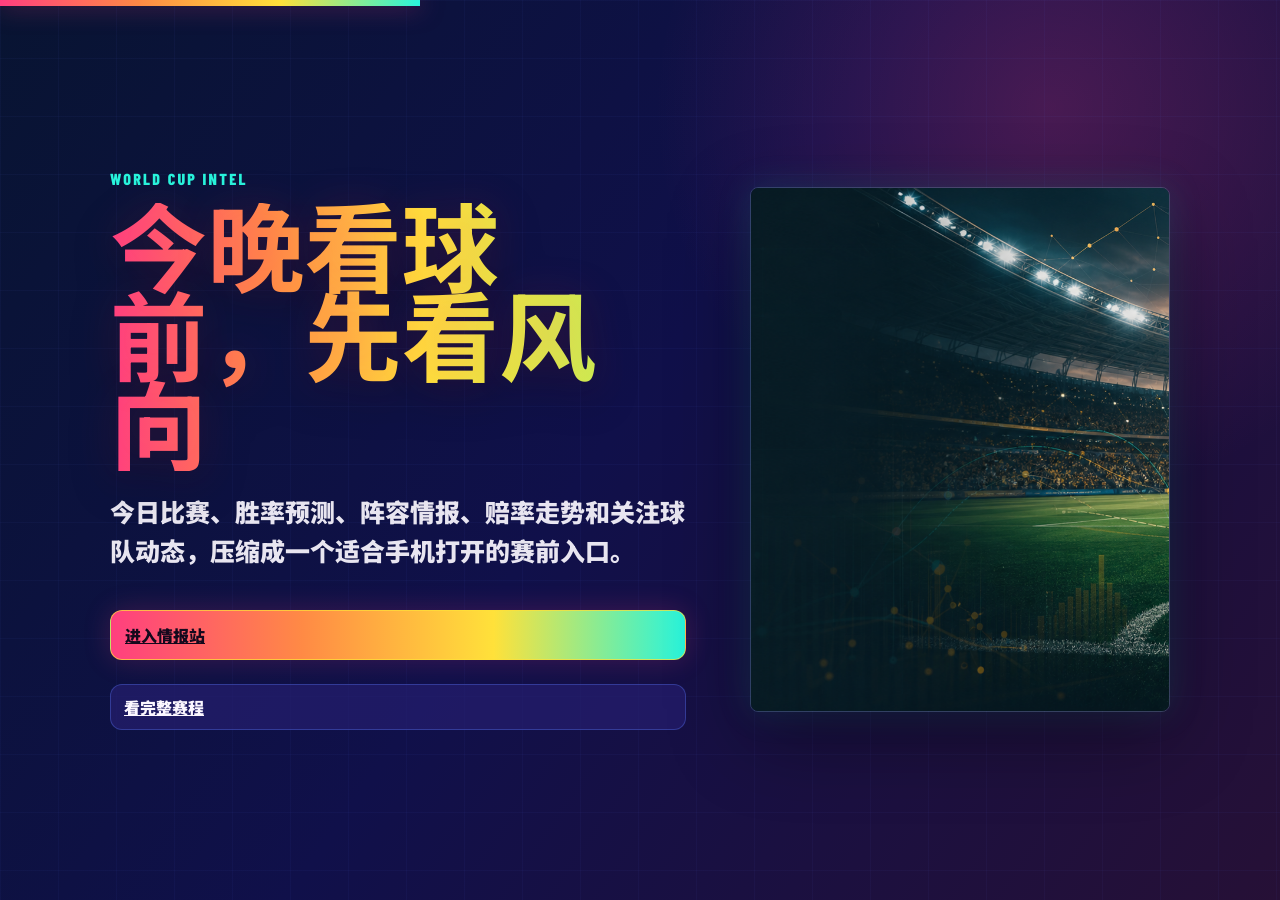
<file: share.html>
<!doctype html>
<html lang="zh-CN">
  <head>
    <meta charset="utf-8" />
    <meta name="viewport" content="width=device-width, initial-scale=1" />
    <title>赛前风暴 | 今日世界杯情报入口</title>
    <meta name="description" content="今日比赛、阵容情报、赔率走势和胜率预测，一页看懂世界杯赛前风向。" />
    <meta property="og:title" content="赛前风暴 | 今日世界杯情报入口" />
    <meta property="og:description" content="赛程、阵容、伤停、盘口、舆情和胜率预测，一页看懂今日世界杯。" />
    <meta property="og:type" content="website" />
    <meta property="og:image" content="assets/world-cup-hero.png" />
    <meta name="twitter:card" content="summary_large_image" />
    <meta name="twitter:title" content="赛前风暴 | 今日世界杯情报入口" />
    <meta name="twitter:description" content="赛程、阵容、赔率走势和胜率预测，一页看懂今日世界杯。" />
    <meta name="twitter:image" content="assets/world-cup-hero.png" />
    <link rel="preconnect" href="https://fonts.googleapis.com" />
    <link rel="preconnect" href="https://fonts.gstatic.com" crossorigin />
    <link href="https://fonts.googleapis.com/css2?family=Barlow+Condensed:wght@600;700;800;900&family=Noto+Sans+SC:wght@500;700;900&display=swap" rel="stylesheet" />
    <link rel="stylesheet" href="styles.css" />
  </head>
  <body class="share-page">
    <main class="share-shell">
      <section class="share-hero">
        <div>
          <p class="eyebrow">WORLD CUP INTEL</p>
          <h1>今晚看球前，先看风向</h1>
          <p class="lede">今日比赛、胜率预测、阵容情报、赔率走势和关注球队动态，压缩成一个适合手机打开的赛前入口。</p>
          <div class="share-actions">
            <a class="primary-button" href="index.html">进入情报站</a>
            <a class="secondary-button" href="index.html#matches">看完整赛程</a>
          </div>
        </div>
        <img src="assets/world-cup-hero.png" alt="世界杯赛前情报视觉封面" />
      </section>
    </main>
  </body>
</html>
</file>
<file: styles.css>
:root {
  --ink: #fbf7ff;
  --muted: #8f91c4;
  --paper: #090720;
  --panel: rgba(29, 25, 86, 0.78);
  --panel-strong: rgba(34, 28, 103, 0.94);
  --line: rgba(106, 91, 214, 0.34);
  --line-strong: rgba(255, 55, 128, 0.56);
  --teal: #28f4dc;
  --teal-2: #18bfb4;
  --gold: #ffe13a;
  --coral: #ff3f7f;
  --blue: #5d7dff;
  --orange: #ff8a45;
  --lime: #b7f35a;
  --olive: #a9c75d;
  --soft: rgba(40, 244, 220, 0.1);
  --field: rgba(15, 15, 52, 0.92);
  --shadow: 0 24px 72px rgba(0, 0, 0, 0.38);
  --glow: 0 0 34px rgba(255, 63, 127, 0.2), 0 0 28px rgba(40, 244, 220, 0.12);
  --display-font: "Barlow Condensed", "Arial Narrow", "Bahnschrift", "Noto Sans SC", sans-serif;
  --sport-font: "Noto Sans SC", "Microsoft YaHei", "PingFang SC", "Segoe UI", Arial, sans-serif;
}

* {
  box-sizing: border-box;
}

body {
  margin: 0;
  color: var(--ink);
  background:
    linear-gradient(rgba(93, 125, 255, 0.045) 1px, transparent 1px),
    linear-gradient(90deg, rgba(93, 125, 255, 0.045) 1px, transparent 1px),
    radial-gradient(circle at 86% 10%, rgba(255, 63, 127, 0.22), transparent 26%),
    radial-gradient(circle at 14% 88%, rgba(40, 244, 220, 0.13), transparent 26%),
    linear-gradient(125deg, #081432 0%, #10104a 44%, #261036 100%);
  background-size: 58px 58px, 58px 58px, auto, auto, auto;
  font-family: var(--sport-font);
  text-rendering: geometricPrecision;
}

body::before {
  content: "";
  position: fixed;
  top: 0;
  left: 0;
  z-index: 50;
  width: min(420px, 42vw);
  height: 6px;
  background: linear-gradient(90deg, var(--coral), var(--orange), var(--gold), var(--teal));
  box-shadow: 0 0 24px rgba(255, 63, 127, 0.52);
  pointer-events: none;
}

button,
input,
select,
textarea {
  font: inherit;
}

button {
  cursor: pointer;
}

.hero {
  position: relative;
  min-height: 68vh;
  padding: 24px clamp(18px, 4vw, 56px) 46px;
  color: #f9fbf8;
  background:
    radial-gradient(circle at 76% 18%, rgba(255, 63, 127, 0.22), transparent 30%),
    radial-gradient(circle at 18% 82%, rgba(40, 244, 220, 0.12), transparent 26%),
    linear-gradient(125deg, rgba(8, 14, 48, 0.96) 0%, rgba(16, 16, 74, 0.9) 46%, rgba(42, 15, 57, 0.92) 100%);
  background-position: center;
  background-size: cover;
  overflow: hidden;
}

.hero-3d,
.match-3d {
  position: absolute;
  inset: 0;
  z-index: 0;
  pointer-events: none;
}

.hero-3d {
  transform: translateX(18%);
  opacity: 0.58;
}

.hero-3d canvas,
.match-3d canvas {
  position: absolute;
  inset: 0;
  width: 100%;
  height: 100%;
  pointer-events: auto;
  touch-action: none;
}

.hero-3d span,
.match-3d span,
.tactical-mode {
  position: absolute;
  right: clamp(18px, 4vw, 56px);
  bottom: 22px;
  z-index: 1;
  padding: 8px 11px;
  border: 1px solid rgba(136, 230, 218, 0.22);
  border-radius: 999px;
  color: rgba(249, 251, 248, 0.84);
  background:
    linear-gradient(90deg, rgba(40, 220, 200, 0.16), rgba(82, 168, 255, 0.08)),
    rgba(4, 14, 16, 0.5);
  font-size: 12px;
  font-weight: 800;
  backdrop-filter: blur(12px);
  box-shadow: 0 0 22px rgba(40, 220, 200, 0.13);
}

.tactical-mode {
  display: inline-flex;
  gap: 4px;
  padding: 6px;
}

.tactical-mode button {
  min-width: 54px;
  padding: 7px 10px;
  border: 1px solid rgba(136, 230, 218, 0.18);
  border-radius: 999px;
  color: rgba(249, 251, 248, 0.72);
  background: rgba(255, 255, 255, 0.04);
  font-size: 11px;
  font-weight: 900;
  letter-spacing: 0.04em;
}

.tactical-mode button.active {
  color: #031214;
  background: var(--teal);
  box-shadow: 0 0 18px rgba(40, 220, 200, 0.34);
}

.hero-3d.scene-unavailable,
.match-3d.scene-unavailable {
  display: none;
}

.hero::before {
  content: "";
  position: absolute;
  inset: 0;
  background:
    linear-gradient(115deg, transparent 0 39%, rgba(255, 63, 127, 0.28) 39.1% 39.35%, transparent 39.6%),
    linear-gradient(72deg, transparent 0 62%, rgba(40, 244, 220, 0.22) 62.1% 62.35%, transparent 62.7%),
    linear-gradient(rgba(93, 125, 255, 0.09) 1px, transparent 1px),
    linear-gradient(90deg, rgba(93, 125, 255, 0.09) 1px, transparent 1px);
  background-size: auto, auto, 86px 86px, 86px 86px;
  pointer-events: none;
}

.hero::after {
  content: "";
  position: absolute;
  left: 0;
  right: 0;
  bottom: 0;
  height: 120px;
  background: linear-gradient(180deg, transparent, var(--paper));
  pointer-events: none;
}

.topbar,
.hero-grid,
main,
footer {
  position: relative;
  z-index: 1;
  width: min(1220px, calc(100% - 32px));
  margin: 0 auto;
}

.topbar {
  display: flex;
  align-items: center;
  justify-content: space-between;
  gap: 16px;
  margin-bottom: 56px;
}

.brand {
  display: inline-flex;
  align-items: center;
  gap: 10px;
  font-family: var(--display-font);
  font-size: 18px;
  font-weight: 900;
  letter-spacing: 0.08em;
  text-transform: uppercase;
  color: #ffffff;
  text-decoration: none;
}

.brand::before {
  content: "";
  width: 11px;
  height: 11px;
  border-radius: 50%;
  background: var(--coral);
  box-shadow: 0 0 18px rgba(255, 63, 127, 0.88);
}

.source-note {
  padding: 8px 12px;
  border: 1px solid rgba(93, 125, 255, 0.34);
  border-radius: 999px;
  color: rgba(249, 251, 248, 0.8);
  background: rgba(12, 12, 46, 0.64);
  font-size: 14px;
}

.hero-grid {
  display: grid;
  grid-template-columns: minmax(0, 1fr);
  align-items: center;
  gap: clamp(24px, 6vw, 84px);
}

.hero-copy {
  position: relative;
  z-index: 2;
  min-width: 0;
  max-width: 760px;
  padding-left: clamp(4px, 1vw, 12px);
}

.eyebrow {
  margin: 0 0 14px;
  color: var(--teal);
  font-family: var(--display-font);
  font-weight: 800;
  letter-spacing: 0.14em;
  text-transform: uppercase;
}

h1 {
  max-width: 980px;
  margin: 0;
  font-family: var(--display-font);
  font-size: clamp(50px, 7.6vw, 116px);
  line-height: 0.92;
  letter-spacing: 0;
  text-transform: uppercase;
  background: linear-gradient(90deg, var(--coral) 0%, var(--orange) 28%, var(--gold) 56%, var(--lime) 100%);
  -webkit-background-clip: text;
  background-clip: text;
  color: transparent;
  text-shadow: 0 0 40px rgba(255, 63, 127, 0.14);
  filter: drop-shadow(0 12px 22px rgba(0, 0, 0, 0.34));
  overflow-wrap: break-word;
}

.lede {
  max-width: 690px;
  margin: 22px 0 0;
  color: rgba(251, 247, 255, 0.92);
  font-size: clamp(18px, 2vw, 25px);
  line-height: 1.55;
  font-weight: 900;
}

.live-board {
  position: relative;
  display: grid;
  gap: 14px;
  padding: 28px;
  border: 1px solid rgba(136, 230, 218, 0.42);
  border-radius: 8px;
  background:
    linear-gradient(145deg, rgba(8, 24, 50, 0.94), rgba(4, 11, 24, 0.76)),
    linear-gradient(rgba(255, 201, 79, 0.09) 1px, transparent 1px),
    linear-gradient(90deg, rgba(88, 169, 255, 0.09) 1px, transparent 1px);
  background-size: auto, 28px 28px, 28px 28px;
  box-shadow: var(--shadow), var(--glow);
  overflow: hidden;
}

.live-board,
.panel,
.controls,
.kpis article,
.score-orbit {
  animation: panelRise 0.72s ease both;
}

.panel,
.controls,
.featured-card,
.match-card,
.follow-row,
.mover-row,
.intel-item,
.player-card {
  transition: transform 0.18s ease, border-color 0.18s ease, box-shadow 0.18s ease, background 0.18s ease;
}

.featured-card:hover,
.match-card:hover,
.follow-row:hover,
.mover-row:hover,
.intel-item:hover,
.player-card:hover {
  transform: translateY(-2px);
  border-color: var(--line-strong);
  box-shadow: 0 16px 36px rgba(0, 0, 0, 0.26), 0 0 24px rgba(40, 220, 200, 0.1);
}

.primary-button,
.secondary-button,
.text-button,
.icon-button,
.tab-button,
.follow-button {
  transition: transform 0.16s ease, box-shadow 0.16s ease, border-color 0.16s ease, background 0.16s ease;
}

.primary-button:hover,
.secondary-button:hover,
.text-button:hover,
.icon-button:hover,
.tab-button:hover,
.follow-button:hover {
  transform: translateY(-1px);
  box-shadow: 0 10px 24px rgba(40, 220, 200, 0.14);
}

.bar-fill,
.confidence-row b,
.intel-item i {
  position: relative;
  overflow: hidden;
}

.bar-fill::after,
.confidence-row b::after,
.intel-item i::after {
  content: "";
  position: absolute;
  inset: 0;
  transform: translateX(-100%);
  background: linear-gradient(90deg, transparent, rgba(255, 255, 255, 0.38), transparent);
  animation: dataSheen 2.6s ease-in-out infinite;
}

@keyframes panelRise {
  from {
    opacity: 0;
    transform: translateY(10px);
  }
  to {
    opacity: 1;
    transform: translateY(0);
  }
}

@keyframes dataSheen {
  0%, 35% {
    transform: translateX(-110%);
  }
  72%, 100% {
    transform: translateX(120%);
  }
}

@media (prefers-reduced-motion: reduce) {
  *,
  *::before,
  *::after {
    animation-duration: 0.001ms !important;
    animation-iteration-count: 1 !important;
    scroll-behavior: auto !important;
    transition-duration: 0.001ms !important;
  }
}

.live-board::before {
  content: "";
  position: absolute;
  inset: 0;
  border-left: 4px solid var(--teal);
  pointer-events: none;
}

.signal-label,
.live-metrics {
  display: flex;
  align-items: center;
  justify-content: space-between;
  gap: 12px;
}

.signal-label span {
  color: var(--teal);
  font-size: 12px;
  font-weight: 900;
  letter-spacing: 0.08em;
}

.signal-label b {
  color: rgba(249, 251, 248, 0.72);
  font-size: 12px;
  font-weight: 800;
}

.live-board span,
.live-board small {
  color: rgba(249, 251, 248, 0.78);
}

.live-board strong {
  font-size: 54px;
  line-height: 1;
  color: #ffffff;
}

.signal-grid {
  display: grid;
  grid-template-columns: repeat(4, 1fr);
  gap: 7px;
  margin-top: 6px;
}

.signal-grid i {
  height: 5px;
  border-radius: 999px;
  background: var(--teal);
  box-shadow: 0 0 14px rgba(40, 220, 200, 0.52);
}

.signal-grid i:nth-child(2) {
  background: var(--blue);
}

.signal-grid i:nth-child(3) {
  background: var(--gold);
}

.signal-grid i:nth-child(4) {
  background: var(--coral);
}

.live-metrics {
  padding-top: 6px;
}

.live-metrics span {
  display: inline-flex;
  justify-content: center;
  min-width: 58px;
  padding: 6px 8px;
  border: 1px solid rgba(136, 230, 218, 0.28);
  border-radius: 999px;
  background: rgba(255, 255, 255, 0.05);
  color: rgba(249, 251, 248, 0.82);
  font-size: 12px;
  font-weight: 900;
}

main {
  margin-top: -42px;
}

.kpis {
  display: grid;
  grid-template-columns: repeat(4, minmax(0, 1fr));
  gap: 12px;
  margin-bottom: 20px;
}

.kpis article,
.panel,
.controls {
  background: var(--panel);
  border: 1px solid var(--line);
  border-radius: 18px;
  box-shadow: var(--shadow);
  backdrop-filter: blur(18px);
}

.kpis article {
  position: relative;
  padding: 20px;
  overflow: hidden;
}

.kpis article::after {
  content: "";
  position: absolute;
  left: 0;
  right: 0;
  bottom: 0;
  height: 3px;
  background: linear-gradient(90deg, var(--coral), var(--orange), var(--gold), var(--teal));
}

.kpis span,
.panel-head p,
label,
footer,
.model-note,
.references {
  color: var(--muted);
}

.kpis strong {
  display: block;
  margin-top: 8px;
  font-family: var(--display-font);
  font-size: 42px;
  line-height: 0.95;
  color: #ffffff;
}

.workspace {
  display: grid;
  grid-template-columns: 300px minmax(0, 1fr);
  gap: 18px;
}

.matchday {
  display: grid;
  grid-template-columns: minmax(0, 1.2fr) minmax(260px, 0.8fr);
  gap: 18px;
  margin-bottom: 18px;
}

.matchday-main {
  grid-row: span 2;
}

.featured-matches,
.archived-matches,
.intel-feed,
.followed-teams,
.odds-movers {
  display: grid;
  gap: 12px;
}

.featured-card {
  display: grid;
  grid-template-columns: 54px minmax(0, 1fr) 78px;
  align-items: center;
  gap: 14px;
  padding: 14px;
  border: 1px solid rgba(93, 125, 255, 0.26);
  border-radius: 16px;
  background:
    linear-gradient(90deg, rgba(255, 63, 127, 0.12), transparent 50%),
    rgba(37, 31, 112, 0.62);
  color: inherit;
  text-decoration: none;
}

.featured-card:hover {
  border-color: var(--line-strong);
}

.feature-rank {
  display: inline-grid;
  place-items: center;
  width: 44px;
  height: 44px;
  border-radius: 12px;
  color: #ffffff;
  background: linear-gradient(135deg, var(--coral), var(--orange));
  font-family: var(--display-font);
  font-weight: 900;
}

.featured-card strong,
.follow-row strong,
.mover-row strong,
.intel-item strong {
  color: #ffffff;
}

.flag-mark {
  display: inline-grid;
  place-items: center;
  width: 1.75em;
  height: 1.75em;
  margin-right: 7px;
  border: 1px solid rgba(255, 201, 79, 0.24);
  border-radius: 50%;
  background: rgba(255, 255, 255, 0.08);
  box-shadow: inset 0 0 12px rgba(255, 201, 79, 0.08);
  font-size: 0.82em;
  line-height: 1;
  vertical-align: -0.16em;
}

.team-inline,
.prob-name,
.featured-card strong,
.follow-row strong {
  display: inline-flex;
  align-items: center;
  min-width: 0;
  gap: 4px;
}

.fixture em,
.featured-card strong em {
  color: var(--gold);
  font-style: normal;
  font-size: 0.78em;
  letter-spacing: 0;
  text-transform: uppercase;
}

.featured-card span,
.archive-row small,
.follow-row span,
.mover-row span,
.intel-item small {
  display: block;
  margin-top: 4px;
  color: var(--muted);
  line-height: 1.45;
  font-size: 13px;
}

.feature-prob {
  color: var(--teal);
  font-family: var(--display-font);
  font-size: 28px;
  font-weight: 900;
  text-align: right;
  font-variant-numeric: tabular-nums;
}

.archived-matches {
  max-height: 378px;
  overflow: auto;
  padding-right: 3px;
}

.archive-row {
  display: grid;
  grid-template-columns: 42px minmax(0, 1fr);
  gap: 8px 12px;
  align-items: center;
  padding: 12px;
  border: 1px solid rgba(93, 125, 255, 0.2);
  border-radius: 14px;
  background:
    linear-gradient(90deg, rgba(255, 201, 79, 0.08), transparent 58%),
    rgba(27, 24, 84, 0.46);
  color: inherit;
  text-decoration: none;
  transition: transform 0.2s ease, border-color 0.2s ease, background 0.2s ease;
}

.archive-row:hover {
  transform: translateY(-1px);
  border-color: rgba(255, 201, 79, 0.46);
  background:
    linear-gradient(90deg, rgba(255, 201, 79, 0.13), transparent 58%),
    rgba(37, 31, 112, 0.62);
}

.archive-row strong {
  display: inline-flex;
  align-items: center;
  min-width: 0;
  gap: 4px;
  color: #ffffff;
}

.archive-row strong em {
  color: var(--gold);
  font-style: normal;
  font-size: 0.78em;
  text-transform: uppercase;
}

.archive-row small {
  grid-column: 2;
}

.archive-empty {
  padding: 14px;
  border: 1px dashed rgba(93, 125, 255, 0.3);
  border-radius: 14px;
  background: rgba(27, 24, 84, 0.36);
  color: var(--muted);
}

.intel-item,
.follow-row,
.mover-row {
  position: relative;
  padding: 12px;
  border: 1px solid rgba(93, 125, 255, 0.22);
  border-radius: 14px;
  background: rgba(27, 24, 84, 0.58);
  overflow: hidden;
}

.intel-item span {
  display: inline-flex;
  margin-bottom: 8px;
  padding: 4px 7px;
  border-radius: 999px;
  color: #13091f;
  background: linear-gradient(90deg, var(--teal), var(--lime));
  font-size: 12px;
  font-weight: 900;
}

.follow-row,
.mover-row {
  display: grid;
  grid-template-columns: minmax(0, 1fr) auto;
  align-items: center;
  gap: 12px;
}

.follow-summary {
  flex: 0 0 auto;
  padding: 7px 10px;
  border: 1px solid rgba(255, 63, 127, 0.28);
  border-radius: 999px;
  color: rgba(249, 251, 248, 0.78);
  background: rgba(255, 63, 127, 0.08);
  font-size: 12px;
  font-weight: 900;
}

.follow-filter {
  margin-bottom: 12px;
}

.follow-filter select {
  min-height: 42px;
  border-color: rgba(93, 125, 255, 0.34);
  background: rgba(14, 14, 54, 0.82);
  font-weight: 900;
}

.followed-teams {
  max-height: 560px;
  overflow: auto;
  padding-right: 3px;
}

.follow-row.active {
  border-color: rgba(40, 244, 220, 0.58);
  background:
    linear-gradient(90deg, rgba(40, 244, 220, 0.18), transparent 46%),
    rgba(37, 31, 112, 0.62);
  box-shadow: inset 3px 0 0 var(--teal), 0 0 24px rgba(40, 244, 220, 0.08);
}

.follow-row a {
  color: inherit;
  text-decoration: none;
}

.follow-actions {
  display: inline-flex;
  align-items: center;
  gap: 8px;
  white-space: nowrap;
}

.follow-actions a {
  padding: 8px 10px;
  border: 1px solid rgba(93, 125, 255, 0.34);
  border-radius: 999px;
  color: var(--ink);
  background: rgba(255, 255, 255, 0.055);
  text-decoration: none;
  font-size: 13px;
  font-weight: 900;
}

.follow-button {
  min-width: 72px;
  padding: 8px 10px;
  border: 1px solid rgba(93, 125, 255, 0.34);
  border-radius: 999px;
  color: var(--ink);
  background: rgba(255, 255, 255, 0.06);
  font-weight: 900;
}

.follow-button.active {
  color: #12091f;
  background: linear-gradient(90deg, var(--coral), var(--orange), var(--gold));
}

.mover-row b {
  color: var(--gold);
  font-variant-numeric: tabular-nums;
}

.controls {
  position: sticky;
  top: 16px;
  align-self: start;
  padding: 18px;
  background: var(--panel-strong);
}

.section-title,
.panel-head,
.table-head {
  display: flex;
  align-items: flex-start;
  justify-content: space-between;
  gap: 16px;
}

h2 {
  margin: 0;
  font-family: var(--display-font);
  font-size: 28px;
  letter-spacing: 0.02em;
  color: #ffffff;
}

.controls label {
  display: grid;
  gap: 8px;
  margin-top: 16px;
  font-size: 14px;
  font-weight: 800;
}

input,
select,
textarea {
  width: 100%;
  border: 1px solid rgba(93, 125, 255, 0.3);
  border-radius: 12px;
  padding: 11px 12px;
  color: var(--ink);
  background: rgba(12, 12, 46, 0.76);
  outline: none;
}

input:focus,
select:focus,
textarea:focus {
  border-color: var(--teal);
  box-shadow: 0 0 0 3px rgba(40, 220, 200, 0.14);
}

textarea {
  resize: vertical;
  line-height: 1.5;
}

.mini-grid {
  display: grid;
  grid-template-columns: 1.35fr 0.8fr;
  gap: 10px;
}

.icon-button,
.text-button,
.primary-button,
.secondary-button {
  border: 1px solid rgba(93, 125, 255, 0.34);
  border-radius: 12px;
  font-weight: 900;
}

.icon-button {
  width: 36px;
  height: 36px;
  background: rgba(255, 63, 127, 0.12);
  color: var(--ink);
}

.text-button,
.secondary-button {
  padding: 10px 13px;
  background: rgba(37, 31, 112, 0.7);
  color: var(--ink);
}

.primary-button {
  width: 100%;
  margin-top: 12px;
  padding: 12px 14px;
  color: #14091d;
  background: linear-gradient(90deg, var(--coral), var(--orange), var(--gold), var(--teal));
  border-color: rgba(255, 225, 58, 0.72);
  box-shadow: 0 0 28px rgba(255, 63, 127, 0.2);
}

.secondary-button {
  width: 100%;
  margin-top: 12px;
}

.model-note {
  margin: 18px 0 0;
  line-height: 1.55;
  font-size: 13px;
}

.content {
  min-width: 0;
}

.panel {
  position: relative;
  padding: 20px;
  margin-bottom: 18px;
  overflow: hidden;
}

.panel::before {
  content: "";
  position: absolute;
  inset: 0;
  border-top: 1px solid rgba(255, 255, 255, 0.08);
  pointer-events: none;
}

.model-panel {
  background:
    linear-gradient(135deg, rgba(255, 63, 127, 0.16), transparent 36%),
    radial-gradient(circle at 92% 18%, rgba(40, 244, 220, 0.12), transparent 34%),
    var(--panel-strong);
}

.panel-head {
  margin-bottom: 16px;
}

.panel-head p {
  margin: 5px 0 0;
  line-height: 1.5;
}

.grid-two {
  display: grid;
  grid-template-columns: minmax(0, 1.2fr) minmax(300px, 0.8fr);
  gap: 18px;
}

.probability-bars {
  display: grid;
  gap: 12px;
}

.prob-row {
  display: grid;
  grid-template-columns: 104px 1fr 68px 78px;
  align-items: center;
  gap: 12px;
  padding: 9px 10px;
  border: 1px solid rgba(93, 125, 255, 0.2);
  border-radius: 14px;
  background: rgba(27, 24, 84, 0.48);
}

.prob-name {
  font-weight: 900;
  overflow-wrap: anywhere;
}

.bar-track {
  height: 12px;
  border-radius: 999px;
  background: rgba(255, 255, 255, 0.08);
  overflow: hidden;
}

.bar-fill {
  height: 100%;
  border-radius: inherit;
  background: linear-gradient(90deg, var(--coral), var(--orange), var(--gold), var(--teal));
  box-shadow: 0 0 18px rgba(255, 63, 127, 0.28);
}

.prob-value,
.prob-rank,
.match-prob,
.number {
  font-variant-numeric: tabular-nums;
}

.prob-value,
.prob-rank {
  color: var(--muted);
  text-align: right;
}

.prob-value {
  color: #dffdf8;
  font-weight: 900;
}

.odds-table-wrap {
  max-height: 420px;
  overflow: auto;
  border: 1px solid var(--line);
  border-radius: 8px;
  background: rgba(5, 15, 18, 0.5);
}

.odds-table {
  width: 100%;
  border-collapse: collapse;
  min-width: 560px;
}

.odds-table th,
.odds-table td {
  padding: 10px;
  border-bottom: 1px solid var(--line);
  text-align: left;
  font-size: 14px;
}

.odds-table th {
  position: sticky;
  top: 0;
  background: #17134c;
  color: var(--teal);
  z-index: 1;
}

.odds-table input {
  width: 96px;
  padding: 7px 8px;
}

.impact-log {
  display: grid;
  gap: 10px;
  min-height: 120px;
}

.impact-item {
  display: grid;
  gap: 4px;
  padding: 12px;
  border: 1px solid var(--line);
  border-radius: 8px;
  background: rgba(255, 255, 255, 0.04);
}

.impact-item strong {
  font-size: 14px;
}

.impact-item span {
  color: var(--muted);
  font-size: 13px;
}

.filters {
  display: flex;
  gap: 10px;
}

.filters select {
  min-width: 130px;
}

.match-list {
  display: grid;
  gap: 12px;
}

.match-card {
  position: relative;
  display: grid;
  grid-template-columns: 64px minmax(180px, 1fr) minmax(210px, 1.2fr);
  align-items: center;
  gap: 14px;
  padding: 14px;
  border: 1px solid var(--line);
  border-radius: 16px;
  background:
    linear-gradient(90deg, rgba(255, 63, 127, 0.1), transparent 42%),
    rgba(27, 24, 84, 0.52);
  color: inherit;
  text-decoration: none;
  transition: border-color 160ms ease, transform 160ms ease, background 160ms ease;
}

.match-card:hover {
  transform: translateY(-2px);
  border-color: var(--line-strong);
  background:
    linear-gradient(90deg, rgba(255, 63, 127, 0.16), transparent 48%),
    rgba(37, 31, 112, 0.68);
}

.match-card::before {
  content: "";
  position: absolute;
  left: 0;
  top: 14px;
  bottom: 14px;
  width: 3px;
  border-radius: 999px;
  background: linear-gradient(180deg, var(--coral), var(--gold), var(--teal));
}

.group-badge {
  display: inline-grid;
  place-items: center;
  width: 44px;
  height: 44px;
  border-radius: 50%;
  color: #12091f;
  background: linear-gradient(135deg, var(--coral), var(--orange), var(--gold));
  font-family: var(--display-font);
  font-weight: 900;
  box-shadow: 0 0 18px rgba(255, 63, 127, 0.28);
}

.fixture {
  font-weight: 900;
}

.fixture small {
  display: block;
  margin-top: 4px;
  color: var(--muted);
  font-weight: 600;
}

.prob-split {
  display: grid;
  grid-template-columns: repeat(3, 1fr);
  gap: 8px;
}

.match-prob {
  padding: 9px;
  border-radius: 7px;
  border: 1px solid rgba(136, 230, 218, 0.18);
  background: var(--soft);
  text-align: center;
  font-weight: 900;
  color: #ffffff;
}

.match-prob span {
  display: block;
  margin-bottom: 3px;
  color: var(--muted);
  font-size: 12px;
  font-weight: 700;
}

.method-grid {
  display: grid;
  grid-template-columns: repeat(4, minmax(0, 1fr));
  gap: 12px;
}

.method-grid article {
  display: grid;
  gap: 8px;
  padding: 14px;
  border: 1px solid var(--line);
  border-radius: 8px;
  background: rgba(255, 255, 255, 0.04);
}

.method-grid strong,
.impact-item strong,
.odds-table strong,
.fixture {
  color: #ffffff;
}

.method-grid span {
  color: var(--muted);
  line-height: 1.5;
  font-size: 14px;
}

.references {
  margin: 16px 0 0;
  line-height: 1.6;
}

footer {
  padding: 30px 0 48px;
  font-size: 13px;
}

.share-page {
  min-height: 100vh;
  background:
    linear-gradient(rgba(93, 125, 255, 0.045) 1px, transparent 1px),
    linear-gradient(90deg, rgba(93, 125, 255, 0.045) 1px, transparent 1px),
    radial-gradient(circle at 82% 12%, rgba(255, 63, 127, 0.22), transparent 30%),
    linear-gradient(125deg, #081432 0%, #10104a 48%, #261036 100%);
  background-size: 58px 58px, 58px 58px, auto, auto;
}

.share-shell {
  display: grid;
  min-height: 100vh;
  margin-top: 0;
  place-items: center;
  padding: clamp(22px, 5vw, 56px);
}

.share-hero {
  display: grid;
  grid-template-columns: minmax(0, 1fr) minmax(260px, 420px);
  align-items: center;
  gap: clamp(24px, 5vw, 72px);
  width: min(1060px, 100%);
}

.share-hero h1 {
  max-width: 560px;
}

.share-hero img {
  width: 100%;
  aspect-ratio: 4 / 5;
  object-fit: cover;
  border: 1px solid rgba(136, 230, 218, 0.22);
  border-radius: 8px;
  box-shadow: 0 24px 80px rgba(0, 0, 0, 0.38), 0 0 34px rgba(40, 220, 200, 0.16);
}

.share-actions {
  display: flex;
  flex-wrap: wrap;
  gap: 12px;
  margin-top: 28px;
}

.detail-page {
  min-height: 100vh;
}

.detail-back-button {
  position: fixed;
  top: max(14px, env(safe-area-inset-top));
  left: max(14px, env(safe-area-inset-left));
  z-index: 20;
  display: inline-flex;
  align-items: center;
  gap: 7px;
  min-height: 38px;
  padding: 8px 13px 8px 11px;
  border: 1px solid rgba(136, 230, 218, 0.34);
  border-radius: 999px;
  color: #f8ffff;
  background: rgba(5, 17, 20, 0.78);
  box-shadow: 0 12px 28px rgba(0, 0, 0, 0.28), 0 0 22px rgba(40, 220, 200, 0.15);
  backdrop-filter: blur(12px);
  font-size: 14px;
  font-weight: 900;
}

.detail-back-button::before {
  content: "";
  width: 9px;
  height: 9px;
  border-left: 2px solid currentColor;
  border-bottom: 2px solid currentColor;
  transform: rotate(45deg);
}

.detail-back-button:hover {
  border-color: rgba(136, 230, 218, 0.62);
  background: rgba(8, 31, 35, 0.9);
  transform: translateX(-1px);
}

.match-hero {
  position: relative;
  padding: 24px clamp(18px, 4vw, 56px) 58px;
  background:
    radial-gradient(circle at 78% 18%, rgba(255, 63, 127, 0.22), transparent 30%),
    radial-gradient(circle at 12% 88%, rgba(40, 244, 220, 0.12), transparent 26%),
    linear-gradient(125deg, rgba(8, 14, 48, 0.96) 0%, rgba(16, 16, 74, 0.9) 46%, rgba(42, 15, 57, 0.92) 100%);
  background-position: center;
  background-size: cover;
  overflow: hidden;
}

.match-3d {
  opacity: 0.72;
}

.match-hero::after {
  content: "";
  position: absolute;
  inset: 0;
  background:
    linear-gradient(rgba(93, 125, 255, 0.09) 1px, transparent 1px),
    linear-gradient(90deg, rgba(93, 125, 255, 0.09) 1px, transparent 1px);
  background-size: 86px 86px;
  pointer-events: none;
}

.match-hero-grid,
.detail-main {
  position: relative;
  z-index: 1;
  width: min(1220px, calc(100% - 32px));
  margin: 0 auto;
}

.match-hero-grid {
  display: grid;
  grid-template-columns: minmax(0, 1fr) 430px;
  align-items: end;
  gap: 28px;
  padding-top: 46px;
}

.score-orbit {
  display: grid;
  grid-template-columns: repeat(3, 1fr);
  gap: 10px;
  padding: 18px;
  border: 1px solid var(--line-strong);
  border-radius: 18px;
  background: rgba(29, 25, 86, 0.78);
  box-shadow: var(--shadow), var(--glow);
}

.score-orbit div {
  display: grid;
  gap: 6px;
  min-height: 96px;
  place-items: center;
  border: 1px solid rgba(93, 125, 255, 0.26);
  border-radius: 14px;
  background: rgba(12, 12, 46, 0.48);
}

.score-orbit span {
  color: var(--teal);
  font-family: var(--display-font);
  font-size: 36px;
  font-weight: 900;
}

.score-orbit small {
  color: var(--muted);
  text-align: center;
}

.detail-main {
  margin-top: 22px;
}

.match-tabs {
  position: sticky;
  top: 0;
  z-index: 3;
  display: flex;
  gap: 8px;
  margin-bottom: 18px;
  padding: 10px;
  border: 1px solid rgba(93, 125, 255, 0.28);
  border-radius: 16px;
  background: rgba(12, 12, 46, 0.88);
  backdrop-filter: blur(14px);
  overflow-x: auto;
}

.tab-button {
  min-width: 76px;
  padding: 10px 13px;
  border: 1px solid rgba(93, 125, 255, 0.28);
  border-radius: 999px;
  color: var(--ink);
  background: rgba(255, 255, 255, 0.05);
  font-weight: 900;
}

.tab-button.active {
  color: #14091d;
  background: linear-gradient(90deg, var(--coral), var(--orange), var(--gold));
}

.tab-panel {
  display: none;
}

.tab-panel.active {
  display: block;
}

.detail-grid {
  display: grid;
  grid-template-columns: minmax(0, 1.35fr) minmax(320px, 0.65fr);
  gap: 18px;
}

.lineup-board {
  display: grid;
  gap: 16px;
  min-height: 640px;
  padding: 20px;
  border: 1px solid rgba(136, 230, 218, 0.24);
  border-radius: 8px;
  background:
    radial-gradient(circle at center, rgba(40, 220, 200, 0.12), transparent 34%),
    linear-gradient(90deg, transparent calc(50% - 1px), rgba(136, 230, 218, 0.3) calc(50% - 1px) calc(50% + 1px), transparent calc(50% + 1px)),
    linear-gradient(rgba(136, 230, 218, 0.08) 1px, transparent 1px),
    linear-gradient(90deg, rgba(136, 230, 218, 0.08) 1px, transparent 1px),
    rgba(4, 18, 19, 0.82);
  background-size: auto, auto, 42px 42px, 42px 42px, auto;
}

.lineup-teams,
.lineup-row {
  display: grid;
  grid-template-columns: 1fr 64px 1fr;
  align-items: center;
  gap: 12px;
}

.lineup-teams b {
  color: #ffffff;
}

.lineup-teams b:last-child {
  text-align: right;
}

.lineup-row strong {
  display: inline-grid;
  place-items: center;
  height: 38px;
  border-radius: 999px;
  color: #031214;
  background: var(--teal);
}

.player-line {
  display: grid;
  grid-template-columns: repeat(2, minmax(0, 1fr));
  gap: 8px;
}

.player-line.right {
  direction: rtl;
}

.player-card {
  position: relative;
  display: grid;
  grid-template-columns: 58px minmax(0, 1fr);
  grid-template-rows: auto auto;
  gap: 8px 10px;
  min-height: 112px;
  padding: 10px;
  border: 1px solid rgba(136, 230, 218, 0.24);
  border-radius: 8px;
  background:
    linear-gradient(135deg, rgba(40, 220, 200, 0.16), transparent 38%),
    linear-gradient(160deg, rgba(255, 255, 255, 0.09), rgba(255, 255, 255, 0.035));
  overflow: hidden;
  isolation: isolate;
  direction: ltr;
}

.player-card::before {
  content: "";
  position: absolute;
  inset: auto -18px -36px auto;
  width: 104px;
  height: 104px;
  transform: rotate(18deg);
  border: 1px solid rgba(242, 193, 78, 0.28);
  background: linear-gradient(135deg, rgba(242, 193, 78, 0.18), rgba(82, 168, 255, 0.08));
  z-index: -1;
}

.player-card.away {
  border-color: rgba(82, 168, 255, 0.28);
  background:
    linear-gradient(135deg, rgba(82, 168, 255, 0.16), transparent 38%),
    linear-gradient(160deg, rgba(255, 255, 255, 0.09), rgba(255, 255, 255, 0.035));
}

.player-poster {
  position: relative;
  grid-row: span 2;
  width: 58px;
  height: 74px;
  border: 1px solid rgba(255, 255, 255, 0.18);
  border-radius: 8px;
  background:
    linear-gradient(180deg, rgba(255, 255, 255, 0.12), rgba(255, 255, 255, 0.03)),
    radial-gradient(circle at top, rgba(40, 220, 200, 0.38), transparent 62%),
    #061619;
  overflow: hidden;
}

.player-poster img,
.avatar-fallback {
  position: absolute;
  inset: 0;
  width: 100%;
  height: 100%;
}

.player-poster img {
  object-fit: cover;
  opacity: 0;
  transition: opacity 0.2s ease;
}

.player-card.has-avatar .player-poster img {
  opacity: 1;
}

.avatar-fallback {
  display: grid;
  place-items: center;
  color: #ffffff;
  font-size: 18px;
  font-weight: 900;
}

.shirt-number {
  position: absolute;
  left: 5px;
  bottom: 5px;
  min-width: 24px;
  padding: 2px 5px;
  border-radius: 999px;
  color: #031214;
  background: var(--gold);
  font-size: 11px;
  font-weight: 900;
  text-align: center;
}

.player-copy {
  display: grid;
  align-self: start;
  gap: 3px;
  min-width: 0;
}

.player-copy span,
.player-copy small,
.player-meta span {
  color: var(--muted);
  font-size: 11px;
  line-height: 1.35;
}

.player-copy strong {
  color: #ffffff;
  font-size: 14px;
  line-height: 1.15;
  overflow-wrap: anywhere;
}

.player-meta {
  display: flex;
  align-items: center;
  justify-content: space-between;
  gap: 8px;
  grid-column: 2;
  align-self: end;
}

.player-meta b {
  display: inline-grid;
  place-items: center;
  min-width: 34px;
  height: 26px;
  border-radius: 999px;
  color: #031214;
  background: var(--teal);
  font-size: 12px;
  font-weight: 900;
}

.detail-side,
.bookmaker-grid,
.news-stack,
.h2h-list,
.tactical-grid {
  display: grid;
  gap: 12px;
}

.bookmaker-row {
  display: grid;
  grid-template-columns: 1.1fr repeat(3, 0.7fr);
  gap: 8px;
  align-items: center;
  padding: 10px;
  border: 1px solid rgba(136, 230, 218, 0.16);
  border-radius: 8px;
  background: rgba(255, 255, 255, 0.04);
}

.bookmaker-row.head {
  color: var(--muted);
  background: rgba(40, 220, 200, 0.09);
}

.bookmaker-row span {
  text-align: right;
  color: #ffffff;
  font-weight: 900;
  font-variant-numeric: tabular-nums;
}

.h2h-row {
  display: grid;
  gap: 6px;
  padding: 13px;
  border: 1px solid rgba(136, 230, 218, 0.16);
  border-radius: 8px;
  background: rgba(255, 255, 255, 0.04);
}

.empty-state {
  display: grid;
  gap: 8px;
  min-height: 142px;
  place-content: center;
  padding: 18px;
  border: 1px dashed rgba(136, 230, 218, 0.24);
  border-radius: 8px;
  background: rgba(255, 255, 255, 0.035);
  text-align: center;
}

.empty-state strong {
  color: #ffffff;
}

.empty-state span {
  color: var(--muted);
  line-height: 1.5;
}

.h2h-row span,
.h2h-row small,
.tactical-grid span {
  color: var(--muted);
}

.h2h-row strong {
  color: #ffffff;
}

.tactical-grid {
  grid-template-columns: repeat(2, minmax(0, 1fr));
}

.tactical-grid article {
  display: grid;
  gap: 8px;
  min-height: 102px;
  padding: 14px;
  border: 1px solid rgba(136, 230, 218, 0.16);
  border-radius: 8px;
  background: rgba(255, 255, 255, 0.04);
}

.tactical-grid strong {
  color: #ffffff;
  line-height: 1.45;
}

.source-links {
  display: flex;
  flex-wrap: wrap;
  gap: 10px;
}

.source-links a {
  padding: 10px 13px;
  border: 1px solid rgba(136, 230, 218, 0.24);
  border-radius: 999px;
  color: #dffdf8;
  background: rgba(40, 220, 200, 0.08);
  text-decoration: none;
  font-weight: 900;
}

.score-forecast-panel {
  margin-bottom: 18px;
  background:
    radial-gradient(circle at 50% 0%, rgba(255, 201, 79, 0.16), transparent 30%),
    linear-gradient(135deg, rgba(255, 63, 127, 0.12), transparent 34%),
    linear-gradient(215deg, rgba(40, 244, 220, 0.12), transparent 42%),
    var(--panel-strong);
}

.score-forecast-deck {
  display: grid;
  grid-template-columns: minmax(220px, 0.82fr) minmax(360px, 1.6fr) minmax(220px, 0.82fr);
  gap: 14px;
}

.forecast-side,
.forecast-main {
  position: relative;
  border: 1px solid rgba(93, 125, 255, 0.28);
  border-radius: 16px;
  background:
    linear-gradient(180deg, rgba(255, 255, 255, 0.07), rgba(255, 255, 255, 0.025)),
    rgba(12, 12, 46, 0.62);
  box-shadow: inset 0 1px 0 rgba(255, 255, 255, 0.07);
  overflow: hidden;
}

.forecast-side::before,
.forecast-main::before {
  content: "";
  position: absolute;
  inset: 0;
  background:
    linear-gradient(rgba(93, 125, 255, 0.07) 1px, transparent 1px),
    linear-gradient(90deg, rgba(93, 125, 255, 0.07) 1px, transparent 1px);
  background-size: 34px 34px;
  opacity: 0.5;
  pointer-events: none;
}

.forecast-side {
  display: grid;
  align-content: start;
  gap: 14px;
  padding: 18px;
}

.forecast-kicker {
  position: relative;
  z-index: 1;
  color: var(--teal);
  font-family: var(--display-font);
  font-size: 13px;
  font-weight: 900;
  letter-spacing: 0.08em;
}

.forecast-side > strong {
  position: relative;
  z-index: 1;
  color: #ffffff;
  font-family: var(--display-font);
  font-size: 28px;
  line-height: 1.08;
}

.forecast-side > small {
  position: relative;
  z-index: 1;
  color: var(--muted);
  line-height: 1.45;
}

.forecast-mini-list {
  position: relative;
  z-index: 1;
  display: grid;
  gap: 10px;
}

.forecast-mini-list div {
  display: grid;
  gap: 4px;
  padding: 10px;
  border: 1px solid rgba(136, 230, 218, 0.16);
  border-radius: 12px;
  background: rgba(255, 255, 255, 0.04);
}

.forecast-mini-list span,
.forecast-odds span,
.forecast-odds small,
.forecast-team small,
.forecast-score span,
.forecast-score small,
.scoreline-row span {
  color: var(--muted);
}

.forecast-mini-list b {
  color: #ffffff;
  line-height: 1.3;
}

.forecast-main {
  display: grid;
  grid-template-columns: minmax(0, 1fr) 210px minmax(0, 1fr);
  gap: 16px;
  align-items: center;
  padding: 20px;
}

.forecast-team,
.forecast-score {
  position: relative;
  z-index: 1;
  display: grid;
  justify-items: center;
  gap: 8px;
  min-width: 0;
  text-align: center;
}

.forecast-team.right {
  direction: rtl;
}

.forecast-flag {
  display: grid;
  place-items: center;
  width: 74px;
  height: 74px;
  border: 1px solid rgba(255, 201, 79, 0.32);
  border-radius: 22px;
  background:
    radial-gradient(circle at 50% 20%, rgba(255, 201, 79, 0.22), transparent 48%),
    rgba(255, 255, 255, 0.08);
  box-shadow: 0 18px 40px rgba(0, 0, 0, 0.18);
  font-size: 42px;
}

.forecast-team strong {
  color: #ffffff;
  font-family: var(--display-font);
  font-size: clamp(34px, 4vw, 54px);
  line-height: 0.98;
}

.forecast-score {
  min-height: 190px;
  padding: 20px 12px;
  border-inline: 1px solid rgba(93, 125, 255, 0.24);
}

.forecast-score strong {
  color: transparent;
  background: linear-gradient(90deg, var(--coral), var(--orange), var(--gold));
  background-clip: text;
  -webkit-background-clip: text;
  font-family: var(--display-font);
  font-size: clamp(70px, 8vw, 118px);
  font-weight: 900;
  line-height: 0.9;
  text-shadow: 0 20px 52px rgba(255, 63, 127, 0.16);
}

.forecast-probs {
  position: relative;
  z-index: 1;
  grid-column: 1 / -1;
  display: grid;
  grid-template-columns: repeat(3, minmax(0, 1fr));
  gap: 10px;
}

.forecast-probs div {
  display: grid;
  grid-template-columns: 1fr auto;
  gap: 8px;
  padding: 12px;
  border: 1px solid rgba(136, 230, 218, 0.16);
  border-radius: 12px;
  background: rgba(255, 255, 255, 0.04);
}

.forecast-probs span {
  color: var(--muted);
  min-width: 0;
}

.forecast-probs b {
  color: #ffffff;
  font-variant-numeric: tabular-nums;
}

.forecast-probs i,
.scoreline-row i {
  grid-column: 1 / -1;
  display: block;
  height: 6px;
  border-radius: 999px;
  background: linear-gradient(90deg, var(--teal), #83c7ff, var(--gold));
  box-shadow: 0 0 18px rgba(40, 244, 220, 0.18);
}

.forecast-odds {
  position: relative;
  z-index: 1;
  grid-column: 1 / -1;
  display: grid;
  grid-template-columns: repeat(3, minmax(0, 1fr));
  gap: 10px;
}

.forecast-odds article {
  display: grid;
  gap: 4px;
  padding: 12px;
  border: 1px solid rgba(255, 201, 79, 0.16);
  border-radius: 12px;
  background: rgba(255, 201, 79, 0.06);
}

.forecast-odds strong {
  color: var(--gold);
  font-family: var(--display-font);
  font-size: 30px;
  font-variant-numeric: tabular-nums;
}

.forecast-scorelines {
  gap: 10px;
}

.scoreline-row {
  position: relative;
  z-index: 1;
  display: grid;
  grid-template-columns: 58px 1fr auto;
  gap: 8px;
  align-items: center;
  padding: 10px;
  border: 1px solid rgba(136, 230, 218, 0.16);
  border-radius: 12px;
  background: rgba(255, 255, 255, 0.04);
}

.scoreline-row strong {
  color: #ffffff;
  font-family: var(--display-font);
  font-size: 24px;
}

.scoreline-row b {
  color: var(--gold);
  font-size: 12px;
}

.forecast-factors {
  grid-column: 1 / -1;
  display: grid;
  grid-template-columns: repeat(4, minmax(0, 1fr));
  gap: 10px;
}

.forecast-factors article {
  display: grid;
  gap: 6px;
  min-height: 78px;
  padding: 12px;
  border: 1px solid rgba(93, 125, 255, 0.22);
  border-radius: 12px;
  background:
    linear-gradient(135deg, rgba(40, 244, 220, 0.08), transparent 60%),
    rgba(255, 255, 255, 0.035);
}

.forecast-factors span {
  color: var(--muted);
  font-size: 12px;
}

.forecast-factors strong {
  color: #ffffff;
  font-family: var(--display-font);
  font-size: 22px;
  line-height: 1.05;
}

.overview-grid,
.confidence-stack,
.odds-trend,
.model-card-grid {
  display: grid;
  gap: 12px;
}

.overview-grid,
.model-card-grid {
  grid-template-columns: repeat(2, minmax(0, 1fr));
}

.overview-grid article,
.model-card-grid article {
  display: grid;
  gap: 8px;
  min-height: 104px;
  padding: 14px;
  border: 1px solid rgba(136, 230, 218, 0.16);
  border-radius: 8px;
  background: rgba(255, 255, 255, 0.04);
}

.overview-grid span,
.model-card-grid span,
.confidence-row span,
.trend-row span {
  color: var(--muted);
}

.overview-grid strong,
.model-card-grid strong,
.confidence-row strong,
.trend-row strong {
  color: #ffffff;
}

.confidence-row {
  display: grid;
  gap: 8px;
  padding: 12px;
  border: 1px solid rgba(136, 230, 218, 0.16);
  border-radius: 8px;
  background: rgba(255, 255, 255, 0.04);
}

.confidence-row div {
  display: flex;
  justify-content: space-between;
  gap: 12px;
}

.confidence-row i,
.intel-item i {
  display: block;
  height: 7px;
  border-radius: 999px;
  background: rgba(255, 255, 255, 0.08);
  overflow: hidden;
}

.confidence-row b,
.intel-item i::before {
  content: "";
  display: block;
  height: 100%;
  width: 100%;
  border-radius: 999px;
  background: linear-gradient(90deg, var(--teal), var(--blue));
}

.trend-row {
  display: grid;
  grid-template-columns: 1fr repeat(3, auto);
  gap: 12px;
  align-items: center;
  padding: 12px;
  border: 1px solid rgba(136, 230, 218, 0.16);
  border-radius: 8px;
  background: rgba(255, 255, 255, 0.04);
}

.trend-row b {
  color: var(--gold);
}

.intel-topline {
  display: flex;
  align-items: center;
  justify-content: space-between;
  gap: 10px;
  margin-bottom: 8px;
}

.intel-topline b {
  color: var(--gold);
  font-size: 12px;
}

.intel-item i {
  margin-top: 10px;
}

.panel,
.controls,
.kpis article,
.score-orbit,
.match-tabs,
.player-card,
.lineup-row,
.bookmaker-row,
.overview-grid div,
.model-card-grid div,
.confidence-row,
.trend-row,
.intel-item,
.follow-row,
.mover-row,
.impact-item,
.match-card,
.featured-card {
  border-color: rgba(93, 125, 255, 0.26);
  background-color: rgba(29, 25, 86, 0.58);
}

.number,
.feature-prob,
.mover-row b,
.trend-row b,
.intel-topline b,
.prob-value {
  color: var(--teal);
  font-family: var(--display-font);
  font-weight: 900;
}

.player-meta b,
.bookmaker-row b,
.overview-grid strong,
.model-card-grid strong,
.confidence-row strong,
.trend-row strong {
  font-family: var(--display-font);
  letter-spacing: 0.01em;
}

.bar-fill,
.confidence-row b,
.intel-item i::before {
  background: linear-gradient(90deg, var(--coral), var(--orange), var(--gold), var(--teal));
}

.detail-back-button {
  border-color: rgba(93, 125, 255, 0.42);
  background: rgba(12, 12, 46, 0.78);
}

.detail-back-button:hover {
  border-color: rgba(255, 63, 127, 0.64);
  background: rgba(29, 25, 86, 0.92);
}

.flag-mark {
  border-color: rgba(93, 125, 255, 0.32);
  background: rgba(255, 255, 255, 0.07);
}

@media (max-width: 1040px) {
  .hero-grid,
  .match-hero-grid,
  .workspace,
  .matchday,
  .grid-two,
  .detail-grid {
    grid-template-columns: 1fr;
  }

  .score-forecast-deck {
    grid-template-columns: 1fr;
  }

  .forecast-factors {
    grid-template-columns: repeat(2, minmax(0, 1fr));
  }

  .hero {
    min-height: auto;
  }

  .hero-3d {
    transform: translateX(10%);
    opacity: 0.52;
  }

  .matchday-main {
    grid-row: auto;
  }

  .controls {
    position: static;
  }

  .method-grid {
    grid-template-columns: repeat(2, minmax(0, 1fr));
  }
}

@media (max-width: 720px) {
  .topbar,
  .table-head,
  .panel-head {
    flex-direction: column;
  }

  .kpis,
  .method-grid {
    grid-template-columns: 1fr;
  }

  .prob-row {
    grid-template-columns: 92px 1fr 54px;
  }

  .prob-rank {
    display: none;
  }

  .match-card {
    grid-template-columns: 1fr;
  }

  .prob-split {
    grid-template-columns: 1fr;
  }

  .filters {
    width: 100%;
    flex-direction: column;
  }

  .featured-card,
  .archive-row,
  .follow-row,
  .mover-row {
    grid-template-columns: 1fr;
  }

  .archive-row small {
    grid-column: auto;
  }

  .follow-actions {
    width: 100%;
    justify-content: space-between;
  }

  .feature-prob {
    text-align: left;
  }

  .score-orbit,
  .lineup-teams,
  .lineup-row,
  .score-forecast-deck,
  .forecast-main,
  .tactical-grid {
    grid-template-columns: 1fr;
  }

  .forecast-score {
    min-height: 0;
    border-inline: 0;
    border-block: 1px solid rgba(93, 125, 255, 0.24);
  }

  .forecast-probs,
  .forecast-odds,
  .forecast-factors {
    grid-template-columns: 1fr;
  }

  .lineup-teams b:last-child,
  .player-line.right {
    text-align: left;
    direction: ltr;
  }

  .player-line {
    grid-template-columns: 1fr;
  }

  .bookmaker-row {
    grid-template-columns: 1fr repeat(3, 0.8fr);
  }

  .overview-grid,
  .model-card-grid,
  .trend-row {
    grid-template-columns: 1fr;
  }

  .hero-3d,
  .match-3d {
    opacity: 0.62;
  }

  .hero-3d span,
  .match-3d span,
  .tactical-mode {
    left: 18px;
    right: auto;
    bottom: 14px;
  }

  .share-hero {
    grid-template-columns: 1fr;
  }

  .share-hero img {
    aspect-ratio: 16 / 10;
  }
}
</file>
